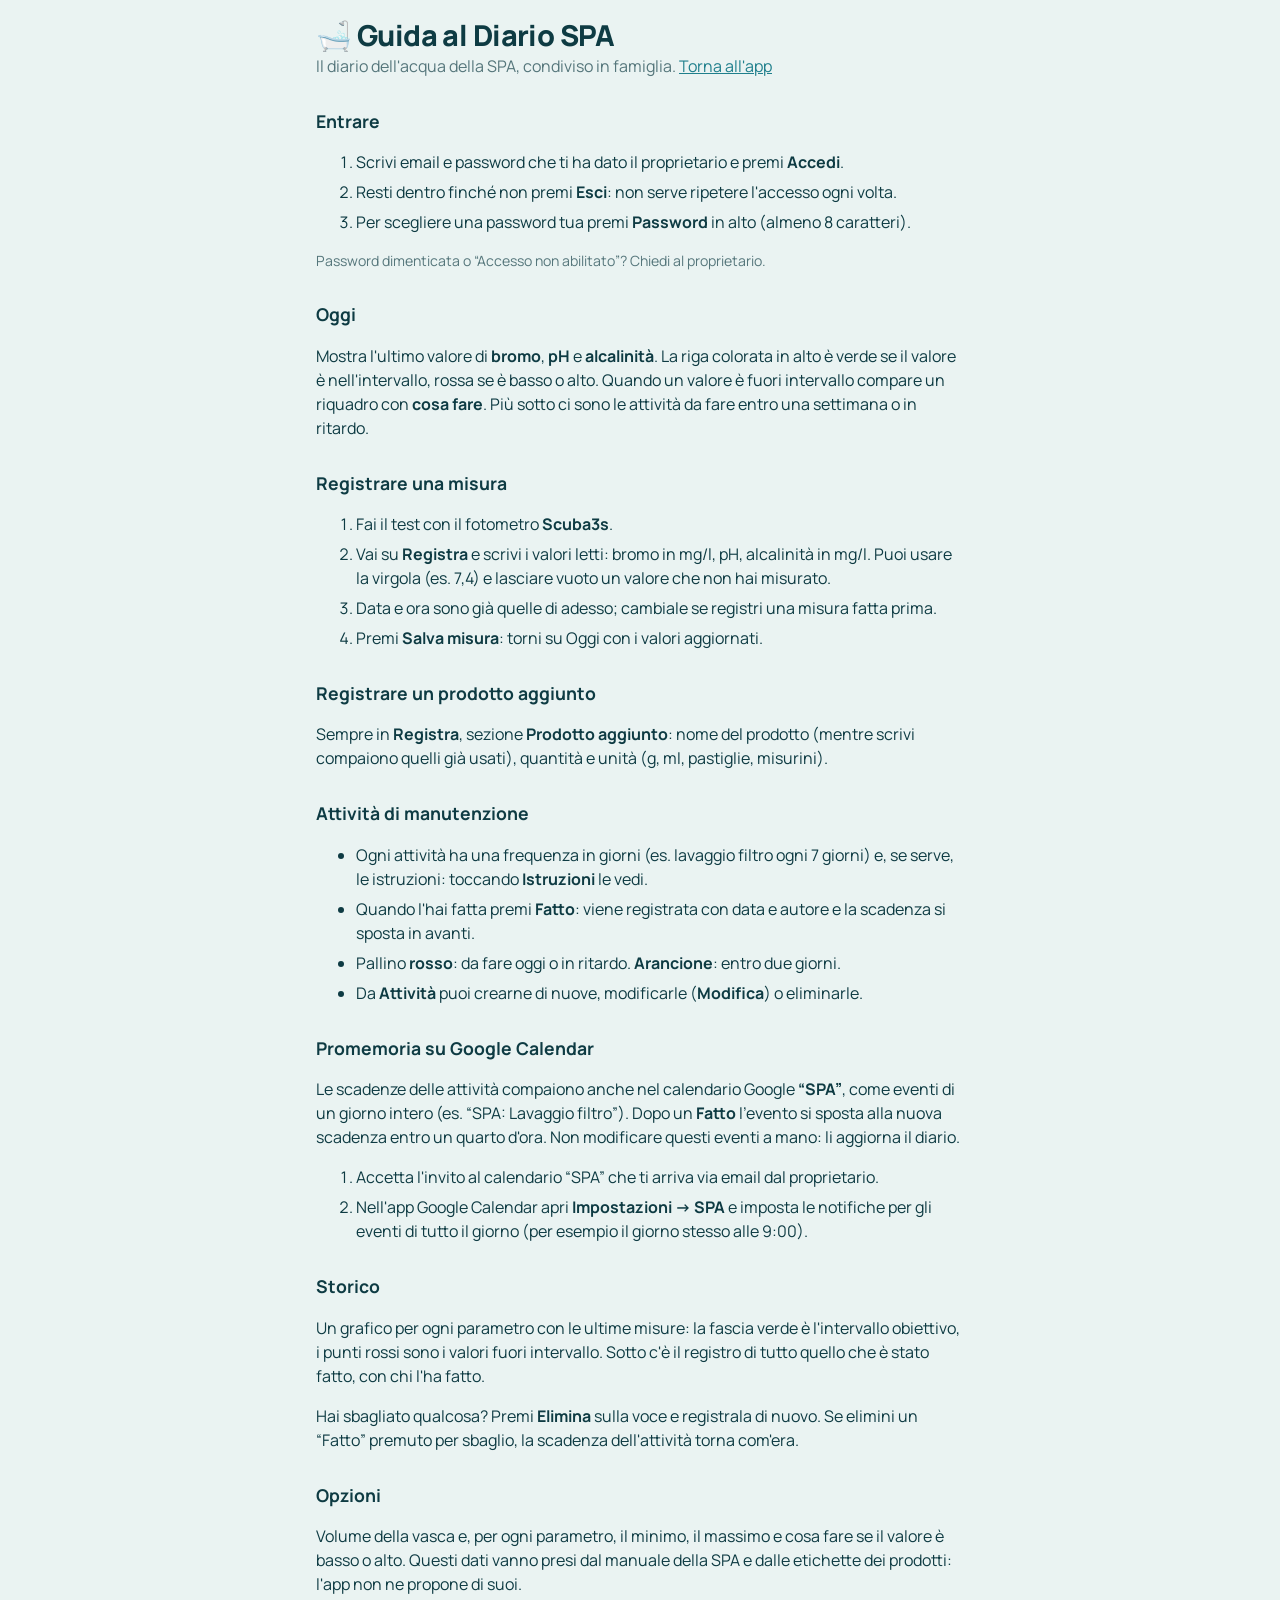
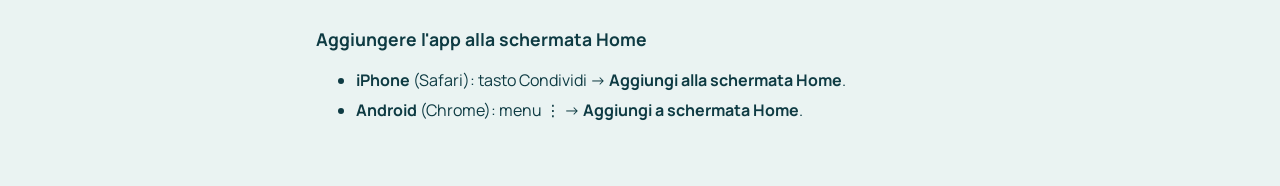
<file: guida.html>
<!doctype html>
<html lang="it">
<head>
  <meta charset="utf-8">
  <meta name="viewport" content="width=device-width, initial-scale=1">
  <title>Guida – Diario SPA</title>
  <link rel="icon" href="data:image/svg+xml,<svg xmlns='http://www.w3.org/2000/svg' viewBox='0 0 100 100'><text y='.9em' font-size='90'>🛁</text></svg>">
  <link rel="preconnect" href="https://fonts.googleapis.com">
  <link rel="preconnect" href="https://fonts.gstatic.com" crossorigin>
  <link href="https://fonts.googleapis.com/css2?family=Manrope:wght@400;500;600;700;800&display=swap" rel="stylesheet">
  <link rel="stylesheet" href="css/style.css?v=2026.10.14">
  <style>
    main.guide { padding-bottom: 48px; }
    .guide h2 { margin-top: 30px; }
    .guide li + li { margin-top: 6px; }
  </style>
</head>
<body>
  <main class="guide">
    <h1>🛁 Guida al Diario SPA</h1>
    <p class="sub">Il diario dell'acqua della SPA, condiviso in famiglia. <a href="./">Torna all'app</a></p>

    <h2>Entrare</h2>
    <ol>
      <li>Scrivi email e password che ti ha dato il proprietario e premi <b>Accedi</b>.</li>
      <li>Resti dentro finché non premi <b>Esci</b>: non serve ripetere l'accesso ogni volta.</li>
      <li>Per scegliere una password tua premi <b>Password</b> in alto (almeno 8 caratteri).</li>
    </ol>
    <p class="note">Password dimenticata o “Accesso non abilitato”? Chiedi al proprietario.</p>

    <h2>Oggi</h2>
    <p>Mostra l'ultimo valore di <b>bromo</b>, <b>pH</b> e <b>alcalinità</b>. La riga colorata in alto
      è verde se il valore è nell'intervallo, rossa se è basso o alto. Quando un valore è fuori
      intervallo compare un riquadro con <b>cosa fare</b>. Più sotto ci sono le attività da fare
      entro una settimana o in ritardo.</p>

    <h2>Registrare una misura</h2>
    <ol>
      <li>Fai il test con il fotometro <b>Scuba3s</b>.</li>
      <li>Vai su <b>Registra</b> e scrivi i valori letti: bromo in mg/l, pH, alcalinità in mg/l.
        Puoi usare la virgola (es. 7,4) e lasciare vuoto un valore che non hai misurato.</li>
      <li>Data e ora sono già quelle di adesso; cambiale se registri una misura fatta prima.</li>
      <li>Premi <b>Salva misura</b>: torni su Oggi con i valori aggiornati.</li>
    </ol>

    <h2>Registrare un prodotto aggiunto</h2>
    <p>Sempre in <b>Registra</b>, sezione <b>Prodotto aggiunto</b>: nome del prodotto (mentre scrivi
      compaiono quelli già usati), quantità e unità (g, ml, pastiglie, misurini).</p>

    <h2>Attività di manutenzione</h2>
    <ul>
      <li>Ogni attività ha una frequenza in giorni (es. lavaggio filtro ogni 7 giorni) e, se serve,
        le istruzioni: toccando <b>Istruzioni</b> le vedi.</li>
      <li>Quando l'hai fatta premi <b>Fatto</b>: viene registrata con data e autore e la
        scadenza si sposta in avanti.</li>
      <li>Pallino <b>rosso</b>: da fare oggi o in ritardo. <b>Arancione</b>: entro due giorni.</li>
      <li>Da <b>Attività</b> puoi crearne di nuove, modificarle (<b>Modifica</b>) o eliminarle.</li>
    </ul>

    <h2>Promemoria su Google Calendar</h2>
    <p>Le scadenze delle attività compaiono anche nel calendario Google <b>“SPA”</b>, come eventi
      di un giorno intero (es. “SPA: Lavaggio filtro”). Dopo un <b>Fatto</b> l'evento si sposta alla
      nuova scadenza entro un quarto d'ora. Non modificare questi eventi a mano: li aggiorna il diario.</p>
    <ol>
      <li>Accetta l'invito al calendario “SPA” che ti arriva via email dal proprietario.</li>
      <li>Nell'app Google Calendar apri <b>Impostazioni → SPA</b> e imposta le notifiche per gli
        eventi di tutto il giorno (per esempio il giorno stesso alle 9:00).</li>
    </ol>

    <h2>Storico</h2>
    <p>Un grafico per ogni parametro con le ultime misure: la fascia verde è l'intervallo
      obiettivo, i punti rossi sono i valori fuori intervallo. Sotto c'è il registro di tutto
      quello che è stato fatto, con chi l'ha fatto.</p>
    <p>Hai sbagliato qualcosa? Premi <b>Elimina</b> sulla voce e registrala di nuovo. Se elimini un
      “Fatto” premuto per sbaglio, la scadenza dell'attività torna com'era.</p>

    <h2>Opzioni</h2>
    <p>Volume della vasca e, per ogni parametro, il minimo, il massimo e cosa fare se il valore è
      basso o alto. Questi dati vanno presi dal manuale della SPA e dalle etichette dei prodotti:
      l'app non ne propone di suoi.</p>

    <h2>Aggiungere l'app alla schermata Home</h2>
    <ul>
      <li><b>iPhone</b> (Safari): tasto Condividi → <b>Aggiungi alla schermata Home</b>.</li>
      <li><b>Android</b> (Chrome): menu ⋮ → <b>Aggiungi a schermata Home</b>.</li>
    </ul>
  </main>
</body>
</html>
</file>
<file: css/style.css>
:root {
  --bg: #EAF3F2; --surface: #FFFFFF; --ink: #0E3B43; --muted: #55767B; --line: #CFE1DF;
  --accent: #1F7F8C; --accent-ink: #FFFFFF; --ok: #2C8A57; --bad: #C2412D; --warn: #B7791F;
  --band: rgba(44, 138, 87, .14);
  color-scheme: light;
}
@media (prefers-color-scheme: dark) {
  :root {
    --bg: #0B1F23; --surface: #122C31; --ink: #E3F1EF; --muted: #8FB0B3; --line: #21434A;
    --accent: #4FB3BF; --accent-ink: #06262B; --ok: #5CC48A; --bad: #F07A63; --warn: #E3B062;
    --band: rgba(92, 196, 138, .16);
    color-scheme: dark;
  }
}

*, *::before, *::after { box-sizing: border-box; }
html { -webkit-text-size-adjust: 100%; }
body {
  margin: 0; min-height: 100vh; background: var(--bg); color: var(--ink);
  font-family: Manrope, system-ui, -apple-system, "Segoe UI", sans-serif; font-size: 16px; line-height: 1.5;
}
[hidden] { display: none !important; }
a { color: var(--accent); }

main { max-width: 680px; margin: 0 auto; padding: 8px 16px calc(96px + env(safe-area-inset-bottom, 0px)); }
h1 { font-size: 1.8rem; line-height: 1.1; margin: 12px 0 2px; font-weight: 800; letter-spacing: -.02em; }
h2 { font-size: 1.1rem; margin: 26px 0 10px; font-weight: 700; }
.unit { color: var(--muted); font-weight: 500; font-size: .8em; }
.sub { color: var(--muted); margin: 0 0 8px; }
.note { color: var(--muted); font-size: .88rem; }
.note.top { margin-top: 0; }
.empty { color: var(--muted); padding: 6px 0; margin: 0; }
.error { color: var(--bad); font-weight: 600; min-height: 1.2em; margin: 8px 0 0; }
.boot { text-align: center; color: var(--muted); margin-top: 30vh; }

.banner { background: var(--surface); border-bottom: 2px dashed var(--warn); padding: 10px 16px; font-size: .9rem; }
.panel { background: var(--surface); border: 1px solid var(--line); border-radius: 14px; padding: 14px 16px; }
.stack > * + * { margin-top: 10px; }
.field { margin-top: 10px; }
.row { display: grid; grid-template-columns: 1fr 1fr; gap: 10px; }
.row3 { display: grid; grid-template-columns: repeat(3, 1fr); gap: 10px; }
.actions { display: flex; gap: 10px; flex-wrap: wrap; margin-top: 12px; }

/* Barra in alto e navigazione in basso */
.topbar { background: var(--surface); border-bottom: 1px solid var(--line); padding-top: env(safe-area-inset-top, 0px); }
.topbar .in { max-width: 680px; margin: 0 auto; padding: 8px 16px; display: flex; align-items: center; gap: 14px; font-size: .9rem; }
.topbar .brand { font-weight: 800; margin-right: auto; white-space: nowrap; }
.topbar .who { color: var(--muted); overflow: hidden; text-overflow: ellipsis; white-space: nowrap; min-width: 0; }
nav {
  position: fixed; left: 0; right: 0; bottom: 0; z-index: 5; background: var(--surface);
  border-top: 1px solid var(--line); padding-bottom: env(safe-area-inset-bottom, 0px);
}
nav .in { display: flex; max-width: 680px; margin: 0 auto; }
nav button {
  flex: 1; min-width: 0; background: none; border: 0; border-radius: 0; color: var(--muted);
  padding: 13px 2px; font-weight: 700; font-size: .8rem;
}
nav button[aria-current="page"] { color: var(--accent); box-shadow: inset 0 3px 0 var(--accent); }

/* Controlli */
button {
  font: inherit; font-weight: 700; border-radius: 10px; border: 1px solid var(--accent);
  background: var(--accent); color: var(--accent-ink); padding: 9px 14px; cursor: pointer;
}
button.ghost { background: transparent; color: var(--accent); }
button.danger { background: transparent; border-color: var(--bad); color: var(--bad); }
button.small { padding: 4px 8px; font-size: .8rem; }
button.linkish { background: none; border: 0; padding: 0; color: var(--accent); font-weight: 600; text-decoration: underline; }
button:disabled { opacity: .5; cursor: not-allowed; }
:focus-visible { outline: 3px solid var(--accent); outline-offset: 2px; }
label { display: block; font-weight: 600; font-size: .9rem; margin-bottom: 4px; }
input, select, textarea {
  font: inherit; width: 100%; padding: 10px 12px; border-radius: 10px;
  border: 1px solid var(--line); background: var(--bg); color: var(--ink);
}
textarea { min-height: 64px; resize: vertical; }
.chip {
  border: 1px solid var(--line); border-radius: 999px; padding: 4px 10px; margin: 0 6px 6px 0;
  background: var(--surface); color: var(--ink); font-weight: 500;
}

/* Oggi */
.gauges { display: grid; grid-template-columns: repeat(3, 1fr); gap: 10px; }
.gauge { background: var(--surface); border: 1px solid var(--line); border-radius: 14px; padding: 12px; border-top: 5px solid var(--line); }
.gauge.ok { border-top-color: var(--ok); }
.gauge.bad { border-top-color: var(--bad); }
.gauge .n { font-weight: 600; }
.gauge .v { font-size: 1.9rem; font-weight: 800; font-variant-numeric: tabular-nums; line-height: 1.15; }
.gauge .s { font-weight: 700; font-size: .85rem; }
.gauge.ok .s { color: var(--ok); }
.gauge.bad .s { color: var(--bad); }
.gauge .r { color: var(--muted); font-size: .78rem; margin-top: 2px; }
.advice { border-left: 4px solid var(--bad); background: var(--surface); padding: 10px 14px; border-radius: 0 10px 10px 0; margin-top: 10px; white-space: pre-wrap; }

.task { display: flex; align-items: center; gap: 10px; background: var(--surface); border: 1px solid var(--line); border-radius: 14px; padding: 12px 14px; }
.task .dot { width: 12px; height: 12px; border-radius: 50%; flex: none; background: var(--ok); }
.task.late .dot { background: var(--bad); }
.task.soon .dot { background: var(--warn); }
.task .t { flex: 1; min-width: 0; }
.task .t b { display: block; }
.task .t > span { color: var(--muted); font-size: .86rem; }
.task details { font-size: .88rem; margin-top: 2px; }
.task summary { color: var(--accent); cursor: pointer; font-weight: 600; }
.task details p { margin: 4px 0 0; white-space: pre-wrap; }

/* Storico */
.chart { width: 100%; height: auto; display: block; }
.log { list-style: none; padding: 0; margin: 0; }
.log li { display: flex; gap: 10px; align-items: flex-start; padding: 10px 0; border-bottom: 1px solid var(--line); }
.log li:last-child { border-bottom: 0; }
.log .when { color: var(--muted); font-size: .85rem; min-width: 96px; font-variant-numeric: tabular-nums; }
.log .what { flex: 1; min-width: 0; }
.log .out { color: var(--bad); }

/* Accesso */
.login-view { max-width: 420px; margin: 0 auto; padding: 12vh 16px 40px; }
.login-card h1 { margin-top: 0; }
dialog { width: min(400px, calc(100% - 32px)); color: var(--ink); }
dialog::backdrop { background: rgba(0, 0, 0, .45); }
dialog h2 { margin-top: 0; }

.toast {
  position: fixed; left: 50%; transform: translateX(-50%); z-index: 10; max-width: calc(100% - 32px);
  bottom: calc(80px + env(safe-area-inset-bottom, 0px)); background: var(--ink); color: var(--bg);
  padding: 10px 16px; border-radius: 10px; font-weight: 600; opacity: 0; transition: opacity .2s; pointer-events: none;
}
.toast.show { opacity: 1; }
.toast.error { background: var(--bad); color: #fff; }

@media (max-width: 420px) {
  .topbar .who { display: none; }
  .gauge { padding: 10px 8px; }
  .gauge .v { font-size: 1.45rem; }
  .row3 { grid-template-columns: 1fr 1fr; }
  .log .when { min-width: 74px; }
}
@media (prefers-reduced-motion: reduce) { .toast { transition: none; } }
</file>
